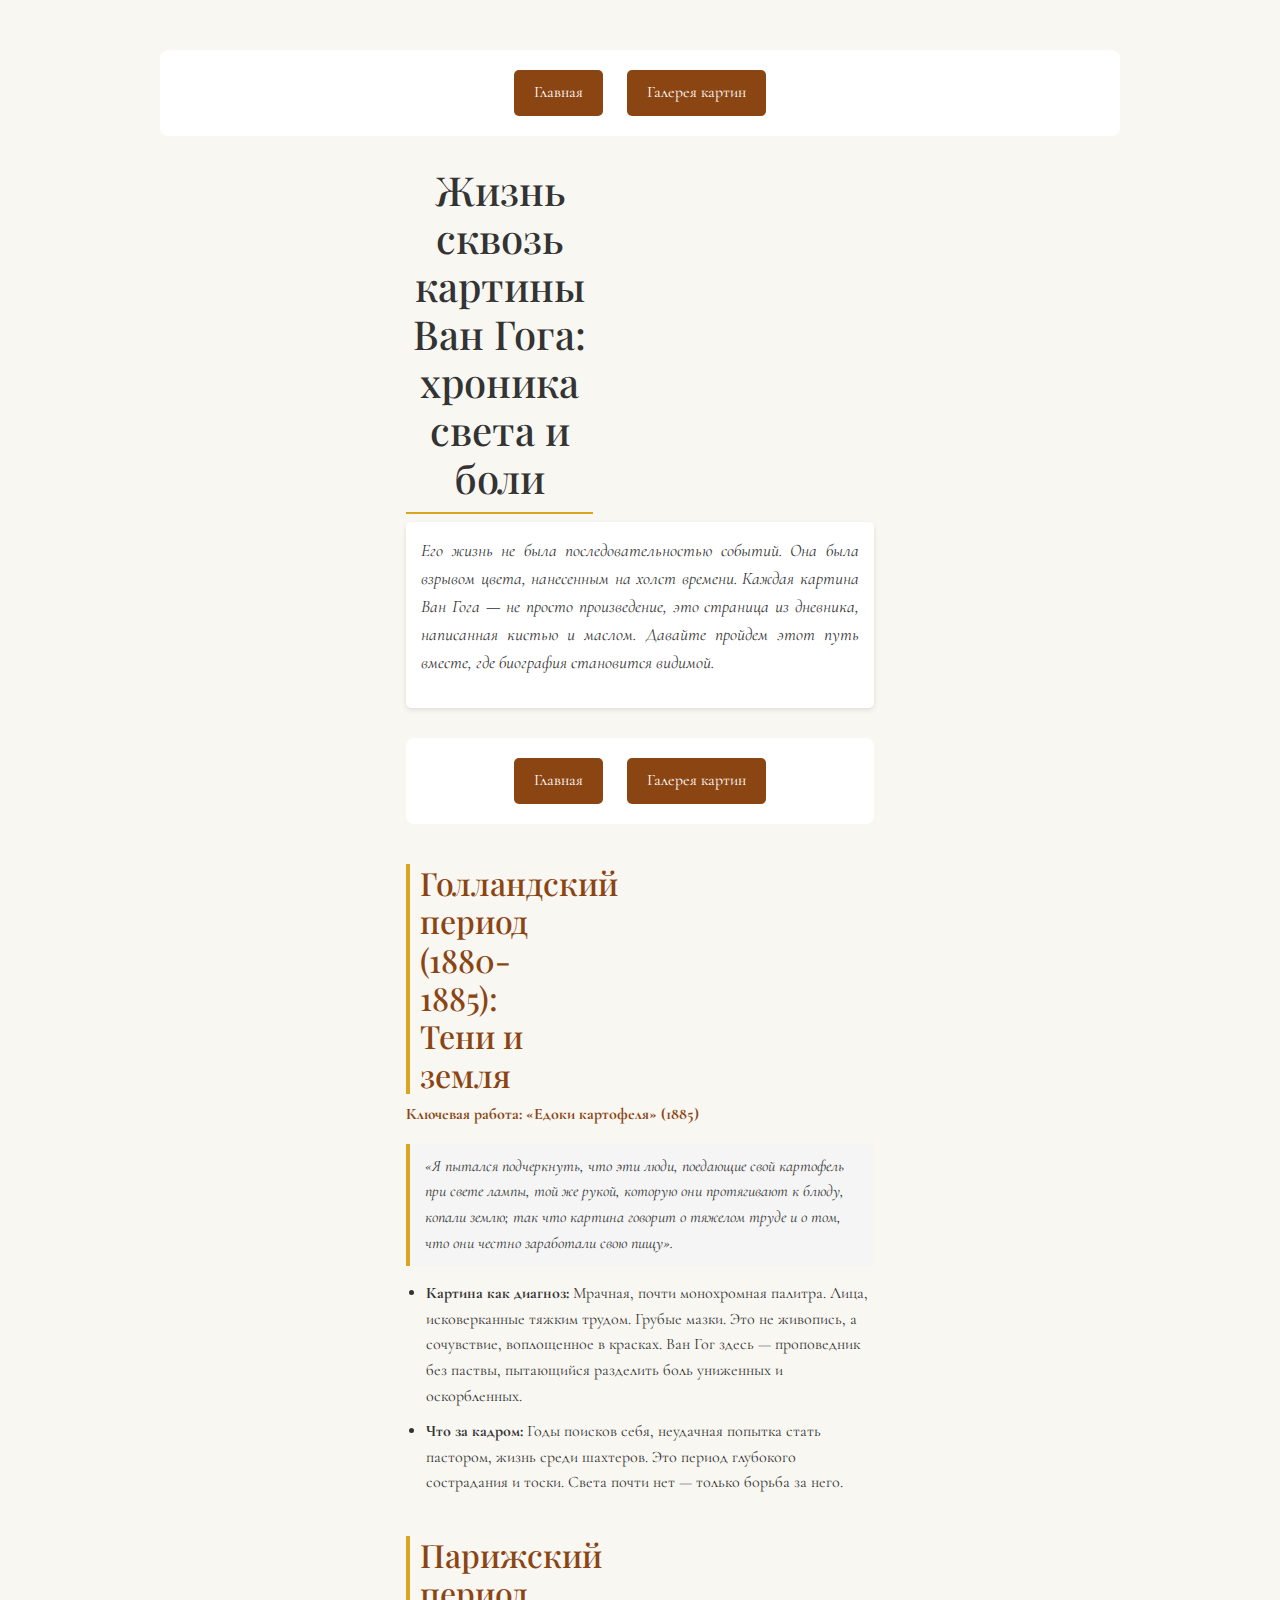
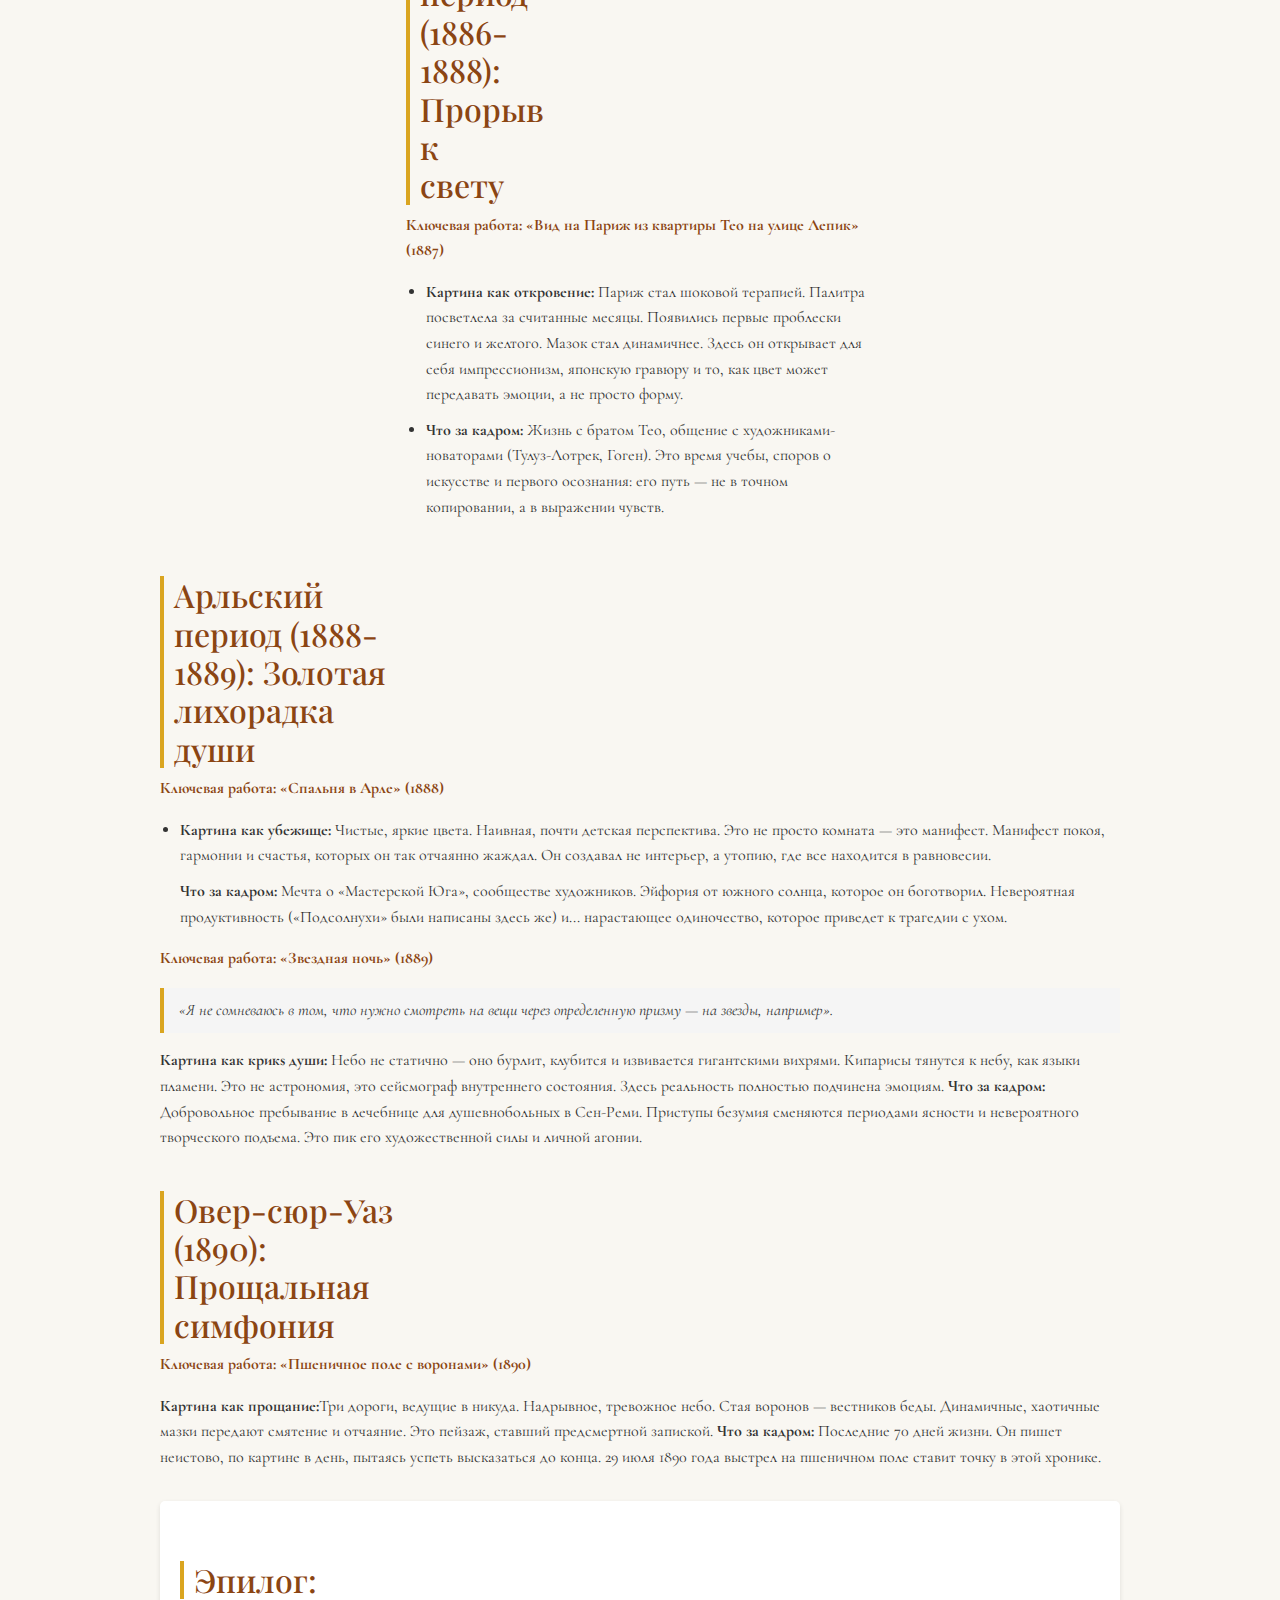
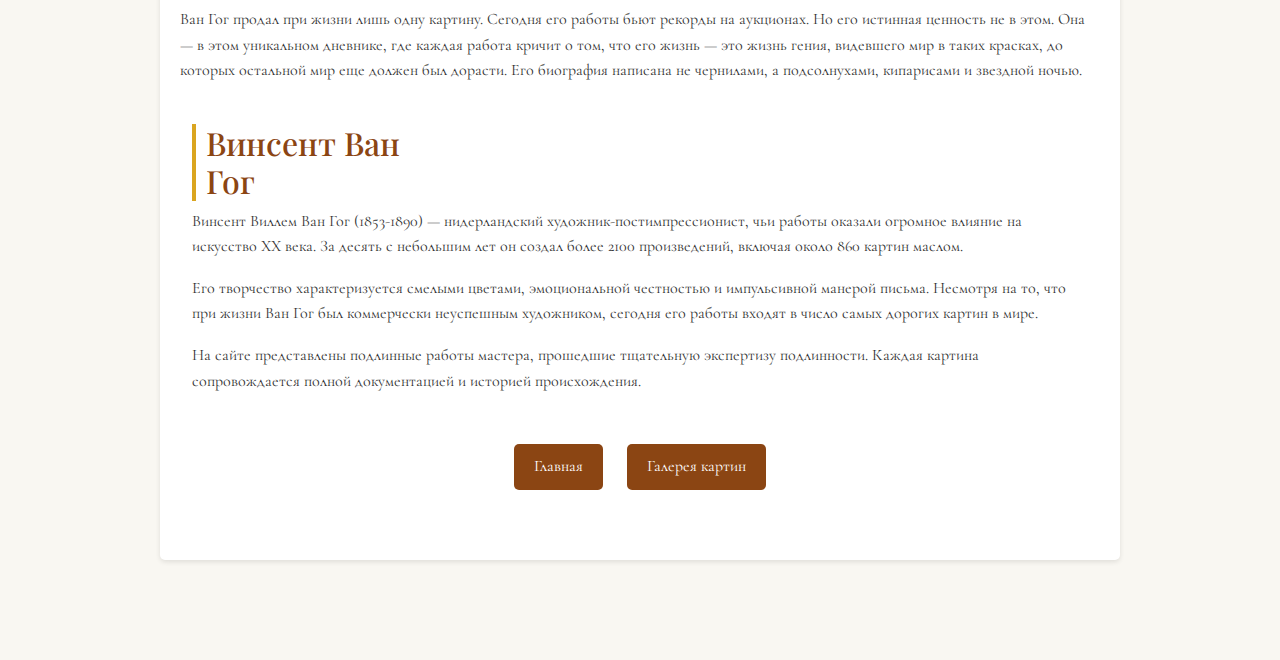
<file: index.html>
<!DOCTYPE html>
<html lang="en">
  <head>
    <meta charset="UTF-8" />
    <meta name="viewport" content="width=device-width, initial-scale=1.0" />
    <title>Text_document</title>
   <link
      href="https://cdn.jsdelivr.net/npm/bootstrap@5.3.0/dist/css/bootstrap.min.css"
      rel="stylesheet"
    />
    <link
      href="https://fonts.googleapis.com/css2?family=Cormorant+Garamond:wght@400;600&family=Playfair+Display:wght@400;600&display=swap"
      rel="stylesheet"
    />
    <link rel="stylesheet" href="style.css" />
    <div class="navigation">
      <a href="index.html" class="nav-button">Главная</a>
      <a href="gallery.html" class="nav-button">Галерея картин</a>
    </div>
  </head>
  <body>
<div>
    <nav>
    <div class="conteiner text-flex-start"> 
      <div class="row"  >
          <div class="col-lg-6 mx-auto">
           <h1 class="h1"> Жизнь сквозь картины Ван Гога: хроника света и боли</h1>
    <div class="intro">
      <p>
        Его жизнь не была последовательностью событий. Она была взрывом цвета,
        нанесенным на холст времени. Каждая картина Ван Гога — не просто
        произведение, это страница из дневника, написанная кистью и маслом.
        Давайте пройдем этот путь вместе, где биография становится видимой.
      </p>
    </div>

    <!-- Навигация -->
    <div class="navigation">
      <a href="index.html" class="nav-button">Главная</a>
      <a href="gallery.html" class="nav-button">Галерея картин</a>
    </div>

    <div class="period">
      <h2>Голландский период (1880-1885): Тени и земля</h2>

      <p class="key-work">Ключевая работа: «Едоки картофеля» (1885)</p>

      <div class="quote">
        «Я пытался подчеркнуть, что эти люди, поедающие свой картофель при свете
        лампы, той же рукой, которую они протягивают к блюду, копали землю; так
        что картина говорит о тяжелом труде и о том, что они честно заработали
        свою пищу».
      </div>

      <ul>
        <li>
          <strong>Картина как диагноз:</strong> Мрачная, почти монохромная
          палитра. Лица, исковерканные тяжким трудом. Грубые мазки. Это не
          живопись, а сочувствие, воплощенное в красках. Ван Гог здесь —
          проповедник без паствы, пытающийся разделить боль униженных и
          оскорбленных.
        </li>
        <li>
          <strong>Что за кадром:</strong> Годы поисков себя, неудачная попытка
          стать пастором, жизнь среди шахтеров. Это период глубокого сострадания
          и тоски. Света почти нет — только борьба за него.
        </li>
      </ul>
    </div>
    <div class="period"></div>
      <h2>Парижский период (1886-1888): Прорыв к свету</h2>

      <p class="key-work">
        Ключевая работа: «Вид на Париж из квартиры Тео на улице Лепик» (1887)
      </p>

      <ul>
        <li>
          <strong>Картина как откровение:</strong> Париж стал шоковой терапией.
          Палитра посветлела за считанные месяцы. Появились первые проблески
          синего и желтого. Мазок стал динамичнее. Здесь он открывает для себя
          импрессионизм, японскую гравюру и то, как цвет может передавать
          эмоции, а не просто форму.
        </li>
        <li>
          <strong>Что за кадром:</strong> Жизнь с братом Тео, общение с
          художниками-новаторами (Тулуз-Лотрек, Гоген). Это время учебы, споров
          о искусстве и первого осознания: его путь — не в точном копировании, а
          в выражении чувств.
        </li>
      </ul>
    </div> 
    <div class="period">
    <h2>Арльский период (1888-1889): Золотая лихорадка души </h2>
    <p class="key-work">
      Ключевая работа: «Спальня в Арле» (1888) </p>

      <ul>
        <li>
          <strong>Картина как убежище: </strong> Чистые, яркие цвета. Наивная, почти детская перспектива. Это не просто комната — это манифест. Манифест покоя, гармонии и счастья, которых он так отчаянно жаждал. Он создавал не интерьер, а утопию, где все находится в равновесии.
        </li>
      </il>
      <strong> Что за кадром: </strong>Мечта о «Мастерской Юга», сообществе художников. Эйфория от южного солнца, которое он боготворил. Невероятная продуктивность («Подсолнухи» были написаны здесь же) и... нарастающее одиночество, которое приведет к трагедии с ухом.
    </il>
    </ul>
    <div>
      <p class="key-work">Ключевая работа: «Звездная ночь» (1889) </p>
      <div class="quote">«Я не сомневаюсь в том, что нужно смотреть на вещи через определенную призму — на звезды, например».</div>
<strong>Картина как крикs души: </strong>Небо не статично — оно бурлит, клубится и извивается гигантскими вихрями. Кипарисы тянутся к небу, как языки пламени. Это не астрономия, это сейсмограф внутреннего состояния. Здесь реальность полностью подчинена эмоциям.
<strong> Что за кадром: </strong>Добровольное пребывание в лечебнице для душевнобольных в Сен-Реми. Приступы безумия сменяются периодами ясности и невероятного творческого подъема. Это пик его художественной силы и личной агонии.
</il>
    </ul>
        <div>
          <div class="period">
            <h2>Овер-сюр-Уаз (1890): Прощальная симфония</h2>
            <p class="key-work">Ключевая работа: «Пшеничное поле с воронами» (1890)</p>
<strong>Картина как прощание:</strong>Три дороги, ведущие в никуда. Надрывное, тревожное небо. Стая воронов — вестников беды. Динамичные, хаотичные мазки передают смятение и отчаяние. Это пейзаж, ставший предсмертной запиской.
  <strong> Что за кадром: </strong>Последние 70 дней жизни. Он пишет неистово, по картине в день, пытаясь успеть высказаться до конца. 29 июля 1890 года выстрел на пшеничном поле ставит точку в этой хронике.
  </il>
    </ul>
        <div>
<div class="epilogue">
      <h2>Эпилог:</h2>
      <p>
        Ван Гог продал при жизни лишь одну картину. Сегодня его работы бьют
        рекорды на аукционах. Но его истинная ценность не в этом. Она — в этом
        уникальном дневнике, где каждая работа кричит о том, что его жизнь — это
        жизнь гения, видевшего мир в таких красках, до которых остальной мир еще
        должен был дорасти. Его биография написана не чернилами, а подсолнухами,
        кипарисами и звездной ночью.
      </p>
      <!-- О Ван Гоге: краткая биография -->
    <section class="about" id="about">
      <div class="container">
        <div class="about-content">
          <div class="about-text">
            <h2>Винсент Ван Гог</h2>
            <p>
              Винсент Виллем Ван Гог (1853-1890) — нидерландский
              художник-постимпрессионист, чьи работы оказали огромное влияние на
              искусство XX века. За десять с небольшим лет он создал более 2100
              произведений, включая около 860 картин маслом.
            </p>
            <p>
              Его творчество характеризуется смелыми цветами, эмоциональной
              честностью и импульсивной манерой письма. Несмотря на то, что при
              жизни Ван Гог был коммерчески неуспешным художником, сегодня его
              работы входят в число самых дорогих картин в мире.
            </p>
            <p>
              На сайте представлены подлинные работы мастера, прошедшие
              тщательную экспертизу подлинности. Каждая картина сопровождается
              полной документацией и историей происхождения.
            </p>
          </div>
    </div>

    <div class="navigation">
      <a href="index.html" class="nav-button">Главная</a>
      <a href="gallery.html" class="nav-button">Галерея картин</a>
    </div>
  </body>
</html>
</file>
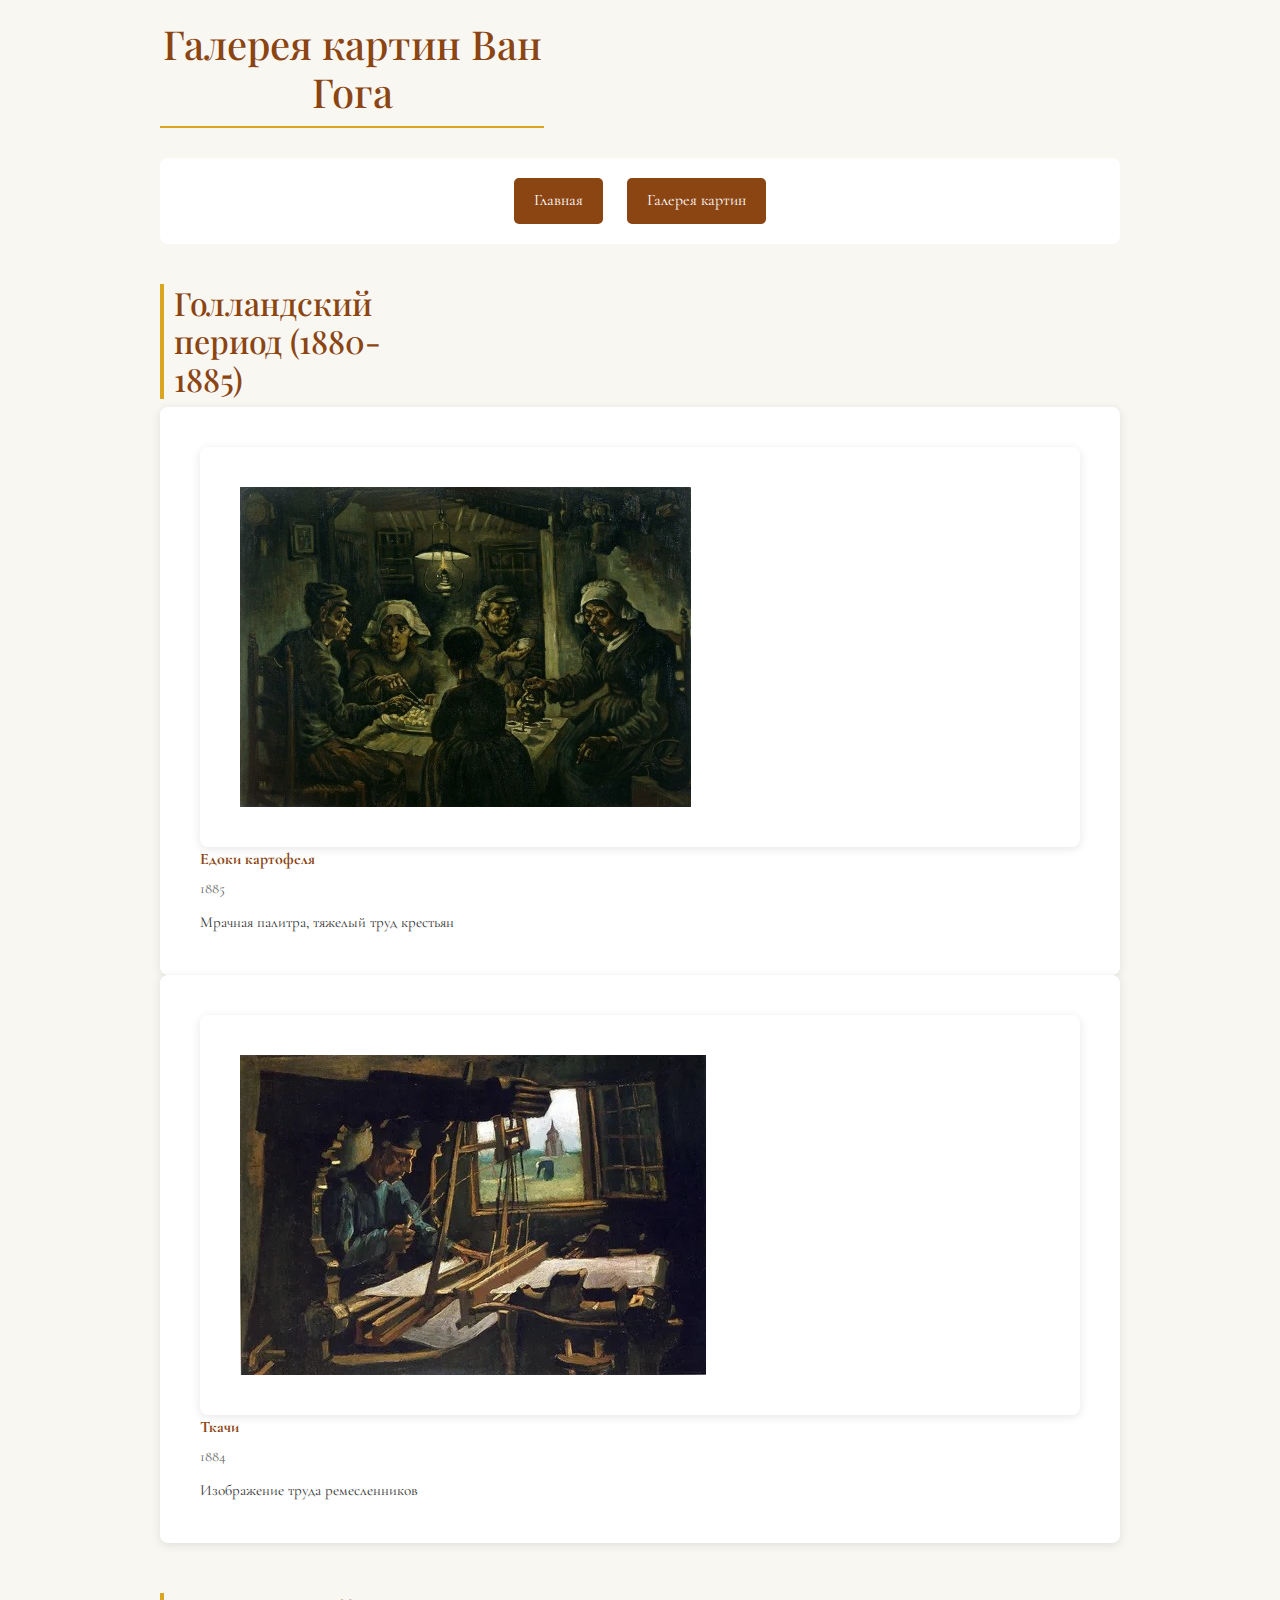
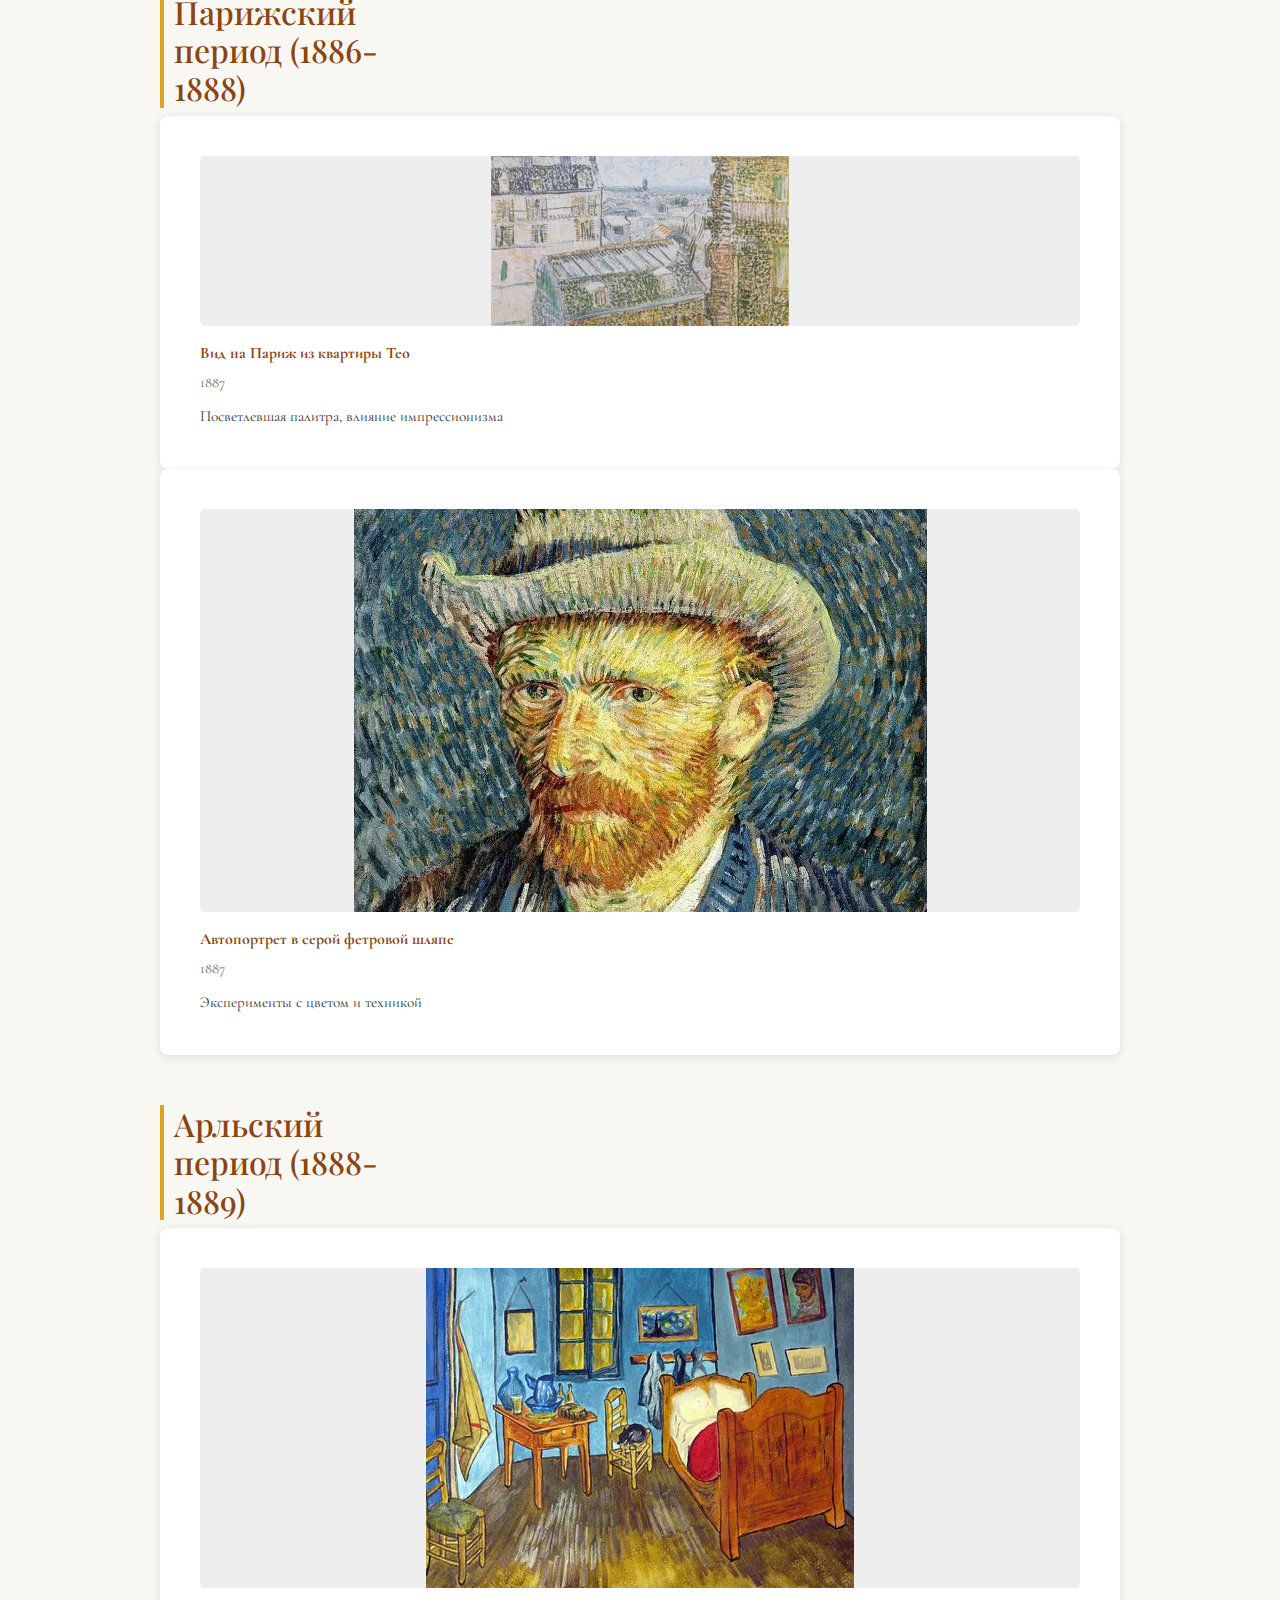
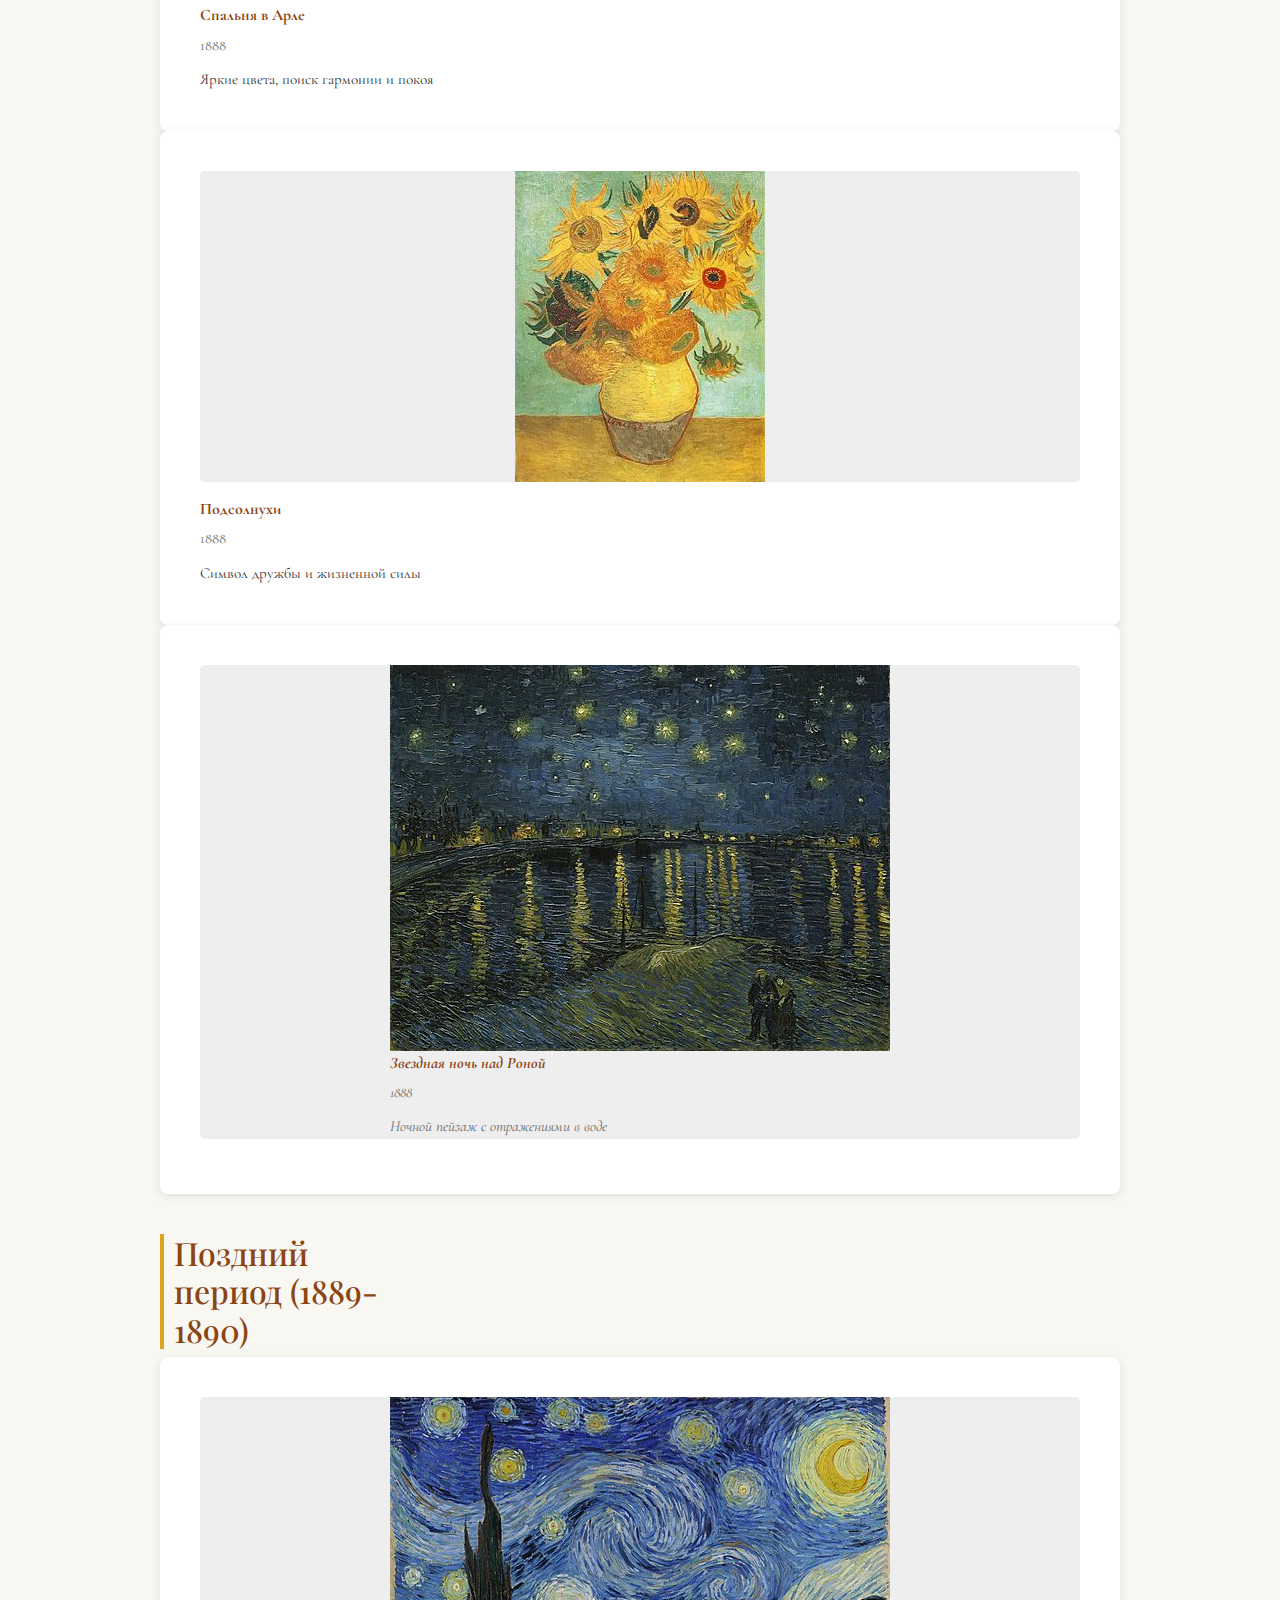
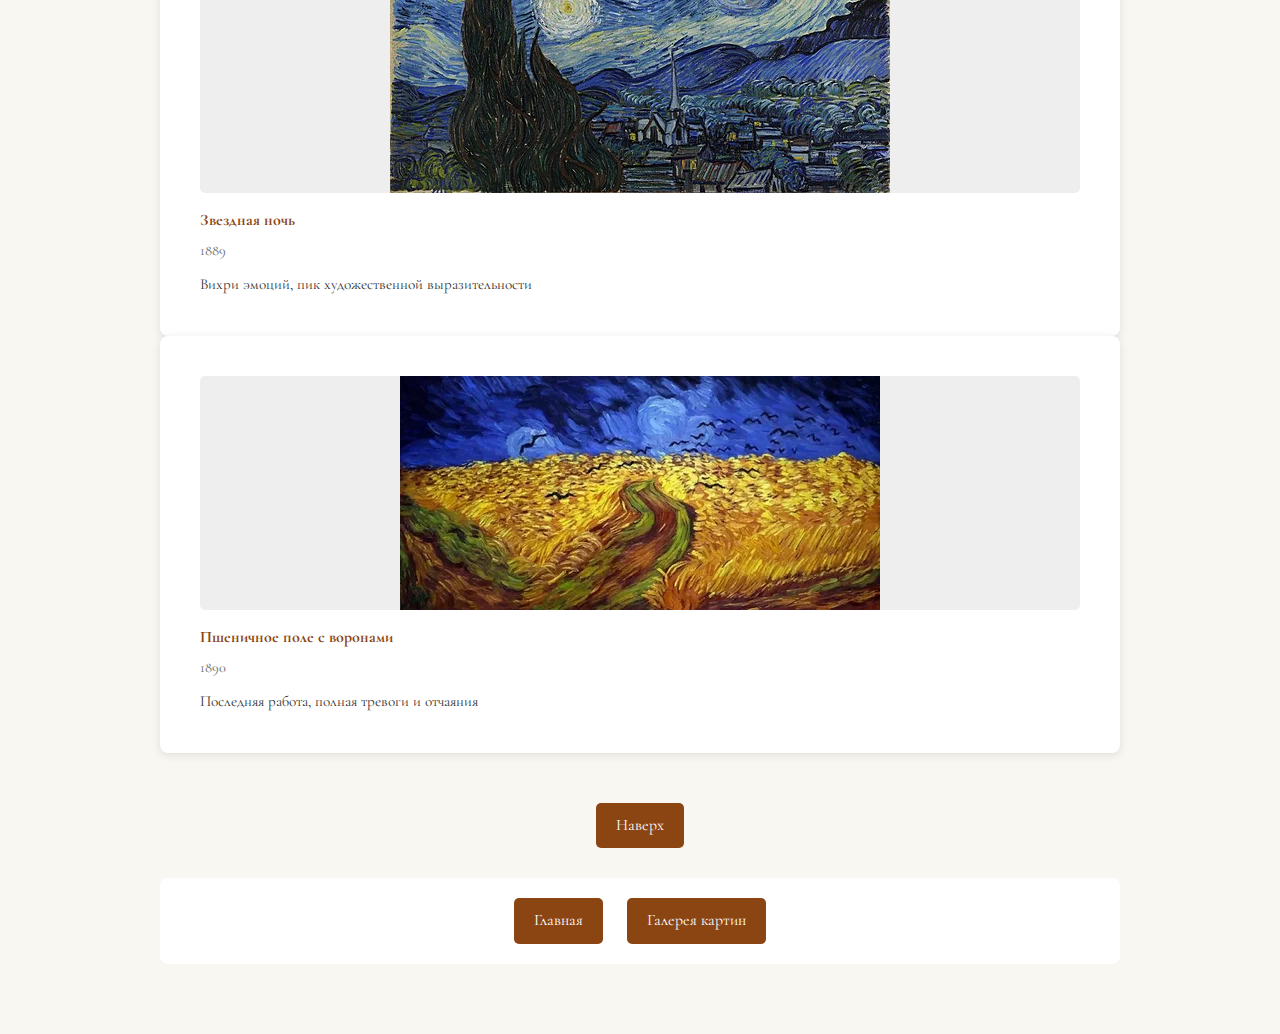
<file: gallery.html>
<!DOCTYPE html>
<html lang="en">
  <head>
    <meta charset="UTF-8" />
    <meta name="viewport" content="width=device-width, initial-scale=1.0" />
    <title>Галерея картин Ван Гога</title>
    <link href="https://cdn.jsdelivr.net/npm/bootstrap@5.3.0/dist/css/bootstrap.min.css" rel="stylesheet">
    <link href="https://fonts.googleapis.com/css2?family=Cormorant+Garamond:wght@400;600&family=Playfair+Display:wght@400;600&display=swap" rel="stylesheet">
    <link rel="stylesheet" href="style.css">
  </head>
  <body>
    <h1>Галерея картин Ван Гога</h1>

    <div class="navigation">
      <a href="index.html" class="nav-button">Главная</a>
      <a href="gallery.html" class="nav-button">Галерея картин</a>
    </div>

    <div class="period-section">
      <h2>Голландский период (1880-1885)</h2>
      <div class="painting">
        <div class="image"></div>
          <div class="painting img"><img src="едоки1 (Телефон).jpeg" alt="" /></div>
          <div class="painting-title">Едоки картофеля</div>
          <div class="painting-year">1885</div>
          <div class="painting-description">
            Мрачная палитра, тяжелый труд крестьян
          </div>
        </div>
        <div class="painting">
             <div class="image"> </div>
            <div class="painting img"><img src="ткачи (Телефон).jpeg" alt=""/></div>
          <div class="painting-title">Ткачи</div>
          <div class="painting-year">1884</div>
          <div class="painting-description">
            Изображение труда ремесленников
          </div>
        </div>
      </div>
    </div>

    <div class="period-section">
      <h2>Парижский период (1886-1888)</h2>
        <div class="painting">
          <div class="painting-img">
           <img src="париж.jpg" >
          </div>
          <div class="painting-title">Вид на Париж из квартиры Тео</div>
          <div class="painting-year">1887</div>
          <div class="painting-description">
            Посветлевшая палитра, влияние импрессионизма
          </div>
        </div>
        <div class="painting">
          <div class="painting-img">
           <img src="автопортретт.jpeg">
          </div>
          <div class="painting-title">Автопортрет в серой фетровой шляпе</div>
          <div class="painting-year">1887</div>
          <div class="painting-description">
            Эксперименты с цветом и техникой
          </div>
        </div>
      </div>
    </div>

    <div class="period-section">
      <h2>Арльский период (1888-1889)</h2>
      <div class="gallery">
        <div class="painting">
          <div class="painting-img">
            <img src="спальня.webp">
          </div>
          <div class="painting-title">Спальня в Арле</div>
          <div class="painting-year">1888</div>
          <div class="painting-description">
            Яркие цвета, поиск гармонии и покоя
          </div>
        </div>
        <div class="painting">
          <div class="painting-img">
            <img src="подсулнухи.jpg">
          </div>
          <div class="painting-title">Подсолнухи</div>
          <div class="painting-year">1888</div>
          <div class="painting-description">Символ дружбы и жизненной силы</div>
        </div>
        <div class="painting">
          <div class="painting-img">
           <div> <img src="ночь.jpg">
          <div class="painting-title">Звездная ночь над Роной</div>
          <div class="painting-year">1888</div>
          <div class="painting-description">
            Ночной пейзаж с отражениями в воде
          </div>
        </div>
      </div>
    </div>
    <div class="period-section">
      <h2>Поздний период (1889-1890)</h2>
      <div class="gallery">
        <div class="painting">
          <div class="painting-img">
           <img src="ночь2.jpg">
          </div>
          <div class="painting-title">Звездная ночь</div>
          <div class="painting-year">1889</div>
          <div class="painting-description">
            Вихри эмоций, пик художественной выразительности
            </conteiner-margin>
          </div>
        </div>
        <div class="painting">
          <div class="painting-img">
            <img src="поле.webp">
          </div>
          <div class="painting-title">Пшеничное поле с воронами</div>
          <div class="painting-year">1890</div>
          <div class="painting-description">
            Последняя работа, полная тревоги и отчаяния
          </div>
        </div>
      </div>
    </div>

    <div class="back-to-top">
      <a href="#" class="nav-button">Наверх</a>
    </div>

    <div class="navigation">
      <a href="index.html" class="nav-button">Главная</a>
      <a href="gallery.html" class="nav-button">Галерея картин</a>
    </div>
  </body>
</html>
</file>
<file: style.css>
/* Основные стили */
body {
  font-family: "Cormorant Garamond", serif;
  line-height: 1.6;
  color: #333;
  background-color: #f9f7f2;
  /* Стили текста */
}
h1 {
  color: #8b4513;
  box-shadow: #190b02;
  width: 40%;
  text-align: center;
  border-bottom: 2px solid #daa520;
  padding-bottom: 10px;
  border-radius: 0%;
  font-family: "Playfair Display", serif;
}
h2 {
  color: #8b4513;
  box-shadow: #190b02;
  width: 25%;
  margin-top: 40px;
  border-left: 4px solid #daa520;
  padding-left: 10px;
  font-family: "Playfair Display", serif;
  border-radius: 0%;
}
.intro {
  font-style: italic;
  font-size: 1.1em;
  text-align: justify;
  background-color: #fff;
  padding: 15px;
  border-radius: 5px;
  box-shadow: 0 2px 5px rgba(0, 0, 0, 0.1);
}

.quote {
  background-color: #f5f5f5;
  border-left: 4px solid #daa520;
  padding: 10px 15px;
  margin: 15px 0;
  font-style: italic;
}

.key-work {
  font-weight: bold;
  color: #8b4513;
}
/* Стили списков */
ul {
  padding-left: 20px;
}

li {
  margin-bottom: 10px;
}

.period {
  margin-bottom: 40px;
}
/* Стили эпилога */
.epilogue {
  background-color: #fff;
  padding: 20px;
  border-radius: 5px;
  margin-top: 30px;
  box-shadow: 0 2px 5px rgba(0, 0, 0, 0.1);
}
/* Стили навигации */
.navigation {
  text-align: center;
  margin: 30px 0;
  padding: 20px;
  background: white;
  border-radius: 8px;
}

.nav-button {
  display: inline-block;
  padding: 10px 20px;
  background: #8b4513;
  color: white;
  text-decoration: none;
  border-radius: 5px;
  margin: 0 10px;
  transition: backgroud 0.3s;
}

.nav-button:hover {
  background: #daa520;
}
.image {
  padding: auto;
}
body {
  font-family: "Cormorant Garamond", serif;
  line-height: 1.6;
  color: #333;
  max-width: 1000px;
  margin: 0 auto;
  padding: 20px;
  background-color: #f9f7f2;
}

h1 {
  color: #8b4513;
  text-align: center;
  border-bottom: 2px solid #daa520;
  padding-bottom: 10px;
  font-family: "Playfair Display", serif;
}

h2 {
  color: #8b4513;
  margin-top: 40px;
  border-left: 4px solid #daa520;
  padding-left: 10px;
  font-family: "Playfair Display", serif;
}
.painting-img {
  width: 100%;
  height: auto;
  background-color: #eee;
  border-radius: 5px;
  display: flex;
  align-items: center;
  justify-content: center;
  margin-bottom: 15px;
  font-style: italic;
  color: #666;
}
.painting {
  background: white;
  border-radius: 8px;
  padding: 40px;
  box-shadow: 0 2px 10px rgba(0, 0, 0, 0.1);
  transition: transform 0.3s;
  justify-content: space-around;
}
.navigation {
  text-align: center;
  margin: 30px 0;
  padding: 20px;
  background: white;
  border-radius: 8px;
}

.nav-button {
  display: inline-block;
  padding: 10px 20px;
  background: #8b4513;
  color: white;
  text-decoration: none;
  border-radius: 5px;
  margin: 0 10px;
  transition: 0.3s;
}

.nav-button:hover {
  background: #daa520;
}

.painting:hover {
  transform: translateY(-5px);
}

.painting-title {
  font-weight: bold;
  color: #8b4513;
  margin-bottom: 5px;
}

.painting-year {
  color: #666;
  font-size: 0.9em;
}

.painting-description {
  margin-top: 10px;
  font-size: 0.95em;
}

.period-section {
  margin-bottom: 50px;
}

.back-to-top {
  text-align: center;
  margin: 20px 0;
}
</file>
